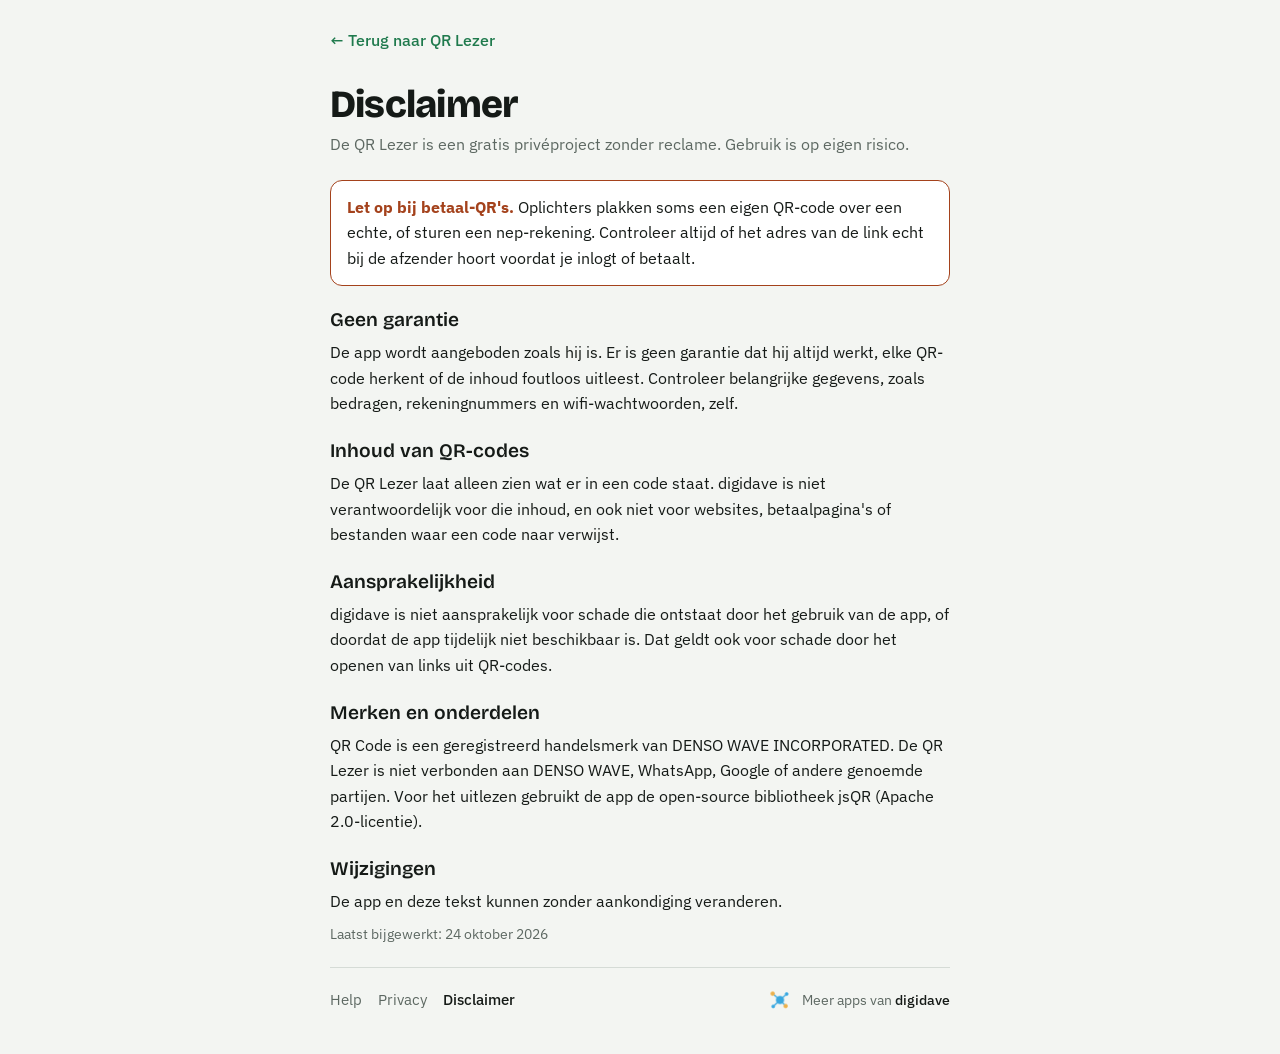
<file: disclaimer.html>
<!doctype html><html lang="nl"><head><meta charset="utf-8">
<meta name="viewport" content="width=device-width,initial-scale=1,viewport-fit=cover">
<meta name="theme-color" content="#1f7a4d">
<title>Disclaimer · QR Lezer</title>
<link rel="icon" href="icon-192.png">
<link rel="stylesheet" href="https://fonts.googleapis.com/css2?family=Bricolage+Grotesque:opsz,wght@12..96,600;12..96,800&family=IBM+Plex+Sans:wght@400;500&display=swap">
<link rel="stylesheet" href="info.css">
</head><body>
<main class="wrap">
  <a class="back" href="./">← Terug naar QR Lezer</a>
  <header>
    <h1>Disclaimer</h1>
    <p class="lead">De QR Lezer is een gratis privéproject zonder reclame. Gebruik is op eigen risico.</p>
  </header>

  <p class="box warn"><strong>Let op bij betaal-QR's.</strong> Oplichters plakken soms een eigen QR-code over een echte, of sturen een nep-rekening. Controleer altijd of het adres van de link echt bij de afzender hoort voordat je inlogt of betaalt.</p>

  <section>
    <h2>Geen garantie</h2>
    <p>De app wordt aangeboden zoals hij is. Er is geen garantie dat hij altijd werkt, elke QR-code herkent of de inhoud foutloos uitleest. Controleer belangrijke gegevens, zoals bedragen, rekeningnummers en wifi-wachtwoorden, zelf.</p>
  </section>

  <section>
    <h2>Inhoud van QR-codes</h2>
    <p>De QR Lezer laat alleen zien wat er in een code staat. digidave is niet verantwoordelijk voor die inhoud, en ook niet voor websites, betaalpagina's of bestanden waar een code naar verwijst.</p>
  </section>

  <section>
    <h2>Aansprakelijkheid</h2>
    <p>digidave is niet aansprakelijk voor schade die ontstaat door het gebruik van de app, of doordat de app tijdelijk niet beschikbaar is. Dat geldt ook voor schade door het openen van links uit QR-codes.</p>
  </section>

  <section>
    <h2>Merken en onderdelen</h2>
    <p>QR Code is een geregistreerd handelsmerk van DENSO WAVE INCORPORATED. De QR Lezer is niet verbonden aan DENSO WAVE, WhatsApp, Google of andere genoemde partijen. Voor het uitlezen gebruikt de app de open-source bibliotheek jsQR (Apache 2.0-licentie).</p>
  </section>

  <section>
    <h2>Wijzigingen</h2>
    <p>De app en deze tekst kunnen zonder aankondiging veranderen.</p>
    <p class="meta">Laatst bijgewerkt: 24 oktober 2026</p>
  </section>

  <footer>
    <nav class="links" aria-label="Informatie">
      <a href="help.html">Help</a>
      <a href="privacy.html">Privacy</a>
      <a href="disclaimer.html" aria-current="page">Disclaimer</a>
    </nav>
    <a class="dd" href="https://bruindav.github.io/DigidaveStore/"><img src="icons/logo-mark.png" alt="" width="28" height="28"><span>Meer apps van <b>digidave</b></span></a>
  </footer>
</main>
</body></html>
</file>
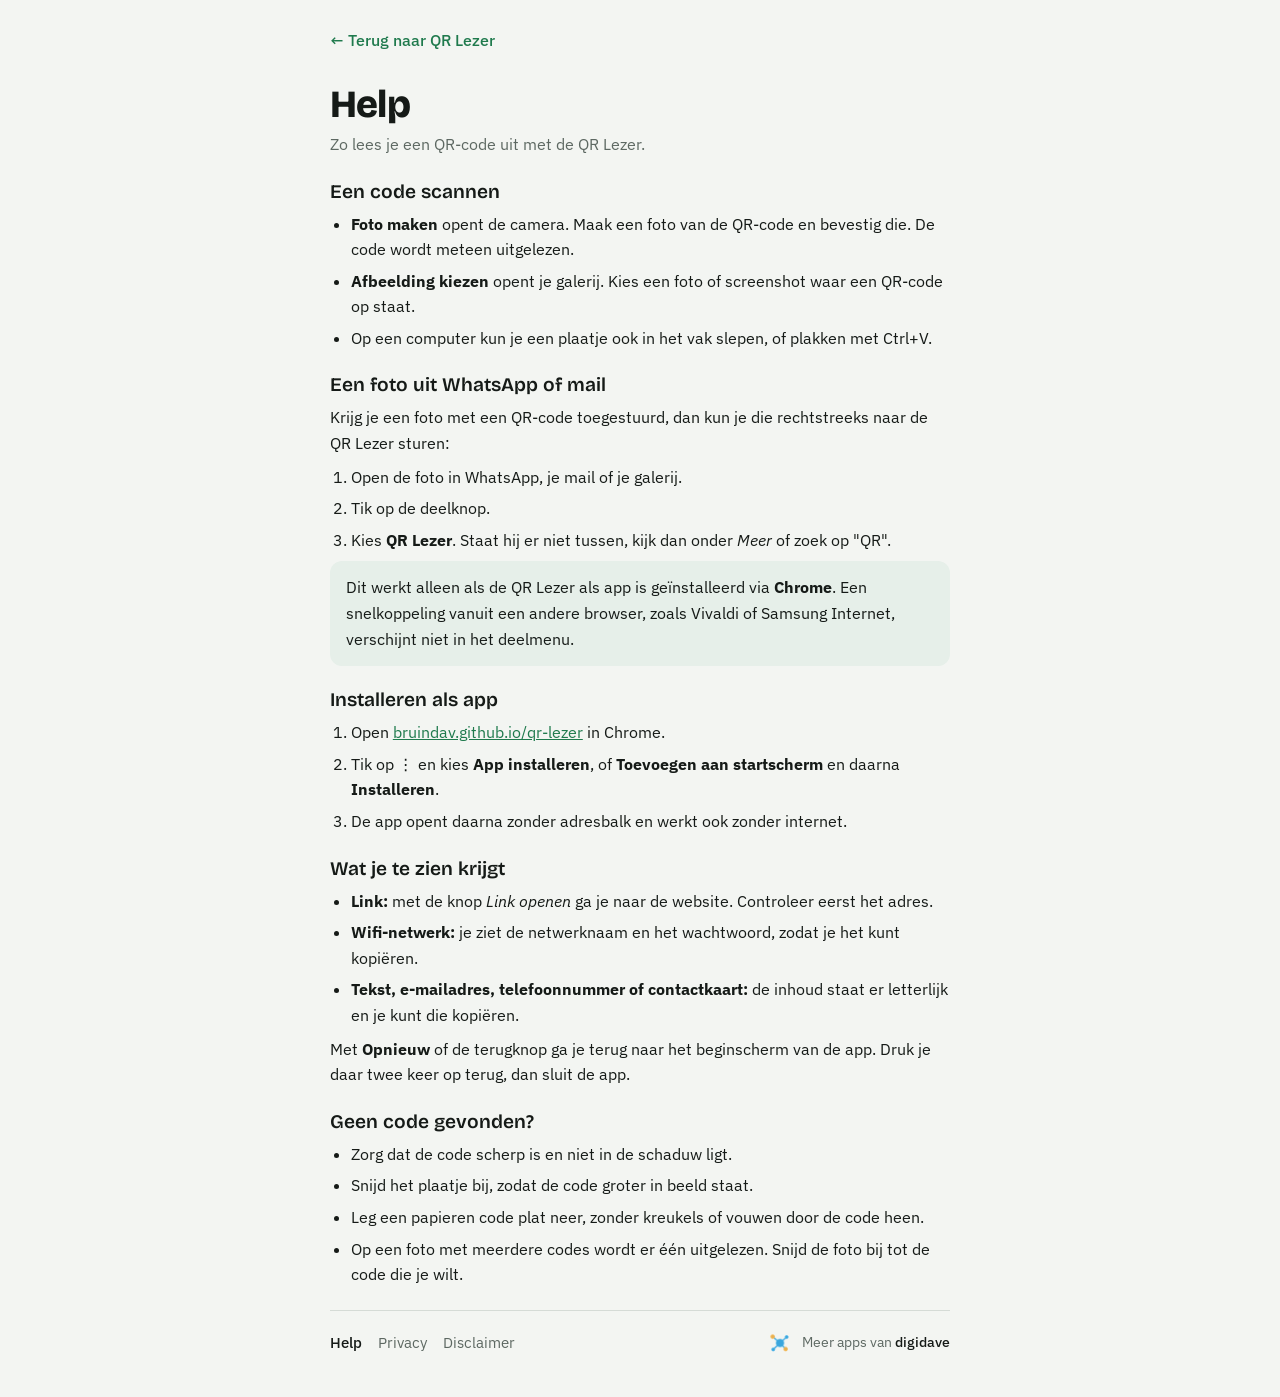
<file: help.html>
<!doctype html><html lang="nl"><head><meta charset="utf-8">
<meta name="viewport" content="width=device-width,initial-scale=1,viewport-fit=cover">
<meta name="theme-color" content="#1f7a4d">
<title>Help · QR Lezer</title>
<link rel="icon" href="icon-192.png">
<link rel="stylesheet" href="https://fonts.googleapis.com/css2?family=Bricolage+Grotesque:opsz,wght@12..96,600;12..96,800&family=IBM+Plex+Sans:wght@400;500&display=swap">
<link rel="stylesheet" href="info.css">
</head><body>
<main class="wrap">
  <a class="back" href="./">← Terug naar QR Lezer</a>
  <header>
    <h1>Help</h1>
    <p class="lead">Zo lees je een QR-code uit met de QR Lezer.</p>
  </header>

  <section>
    <h2>Een code scannen</h2>
    <ul>
      <li><strong>Foto maken</strong> opent de camera. Maak een foto van de QR-code en bevestig die. De code wordt meteen uitgelezen.</li>
      <li><strong>Afbeelding kiezen</strong> opent je galerij. Kies een foto of screenshot waar een QR-code op staat.</li>
      <li>Op een computer kun je een plaatje ook in het vak slepen, of plakken met Ctrl+V.</li>
    </ul>
  </section>

  <section>
    <h2>Een foto uit WhatsApp of mail</h2>
    <p>Krijg je een foto met een QR-code toegestuurd, dan kun je die rechtstreeks naar de QR Lezer sturen:</p>
    <ol>
      <li>Open de foto in WhatsApp, je mail of je galerij.</li>
      <li>Tik op de deelknop.</li>
      <li>Kies <strong>QR Lezer</strong>. Staat hij er niet tussen, kijk dan onder <em>Meer</em> of zoek op "QR".</li>
    </ol>
    <p class="box">Dit werkt alleen als de QR Lezer als app is geïnstalleerd via <strong>Chrome</strong>. Een snelkoppeling vanuit een andere browser, zoals Vivaldi of Samsung Internet, verschijnt niet in het deelmenu.</p>
  </section>

  <section>
    <h2>Installeren als app</h2>
    <ol>
      <li>Open <a href="https://bruindav.github.io/qr-lezer/">bruindav.github.io/qr-lezer</a> in Chrome.</li>
      <li>Tik op ⋮ en kies <strong>App installeren</strong>, of <strong>Toevoegen aan startscherm</strong> en daarna <strong>Installeren</strong>.</li>
      <li>De app opent daarna zonder adresbalk en werkt ook zonder internet.</li>
    </ol>
  </section>

  <section>
    <h2>Wat je te zien krijgt</h2>
    <ul>
      <li><strong>Link:</strong> met de knop <em>Link openen</em> ga je naar de website. Controleer eerst het adres.</li>
      <li><strong>Wifi-netwerk:</strong> je ziet de netwerknaam en het wachtwoord, zodat je het kunt kopiëren.</li>
      <li><strong>Tekst, e-mailadres, telefoonnummer of contactkaart:</strong> de inhoud staat er letterlijk en je kunt die kopiëren.</li>
    </ul>
    <p>Met <strong>Opnieuw</strong> of de terugknop ga je terug naar het beginscherm van de app. Druk je daar twee keer op terug, dan sluit de app.</p>
  </section>

  <section>
    <h2>Geen code gevonden?</h2>
    <ul>
      <li>Zorg dat de code scherp is en niet in de schaduw ligt.</li>
      <li>Snijd het plaatje bij, zodat de code groter in beeld staat.</li>
      <li>Leg een papieren code plat neer, zonder kreukels of vouwen door de code heen.</li>
      <li>Op een foto met meerdere codes wordt er één uitgelezen. Snijd de foto bij tot de code die je wilt.</li>
    </ul>
  </section>

  <footer>
    <nav class="links" aria-label="Informatie">
      <a href="help.html" aria-current="page">Help</a>
      <a href="privacy.html">Privacy</a>
      <a href="disclaimer.html">Disclaimer</a>
    </nav>
    <a class="dd" href="https://bruindav.github.io/DigidaveStore/"><img src="icons/logo-mark.png" alt="" width="28" height="28"><span>Meer apps van <b>digidave</b></span></a>
  </footer>
</main>
</body></html>
</file>
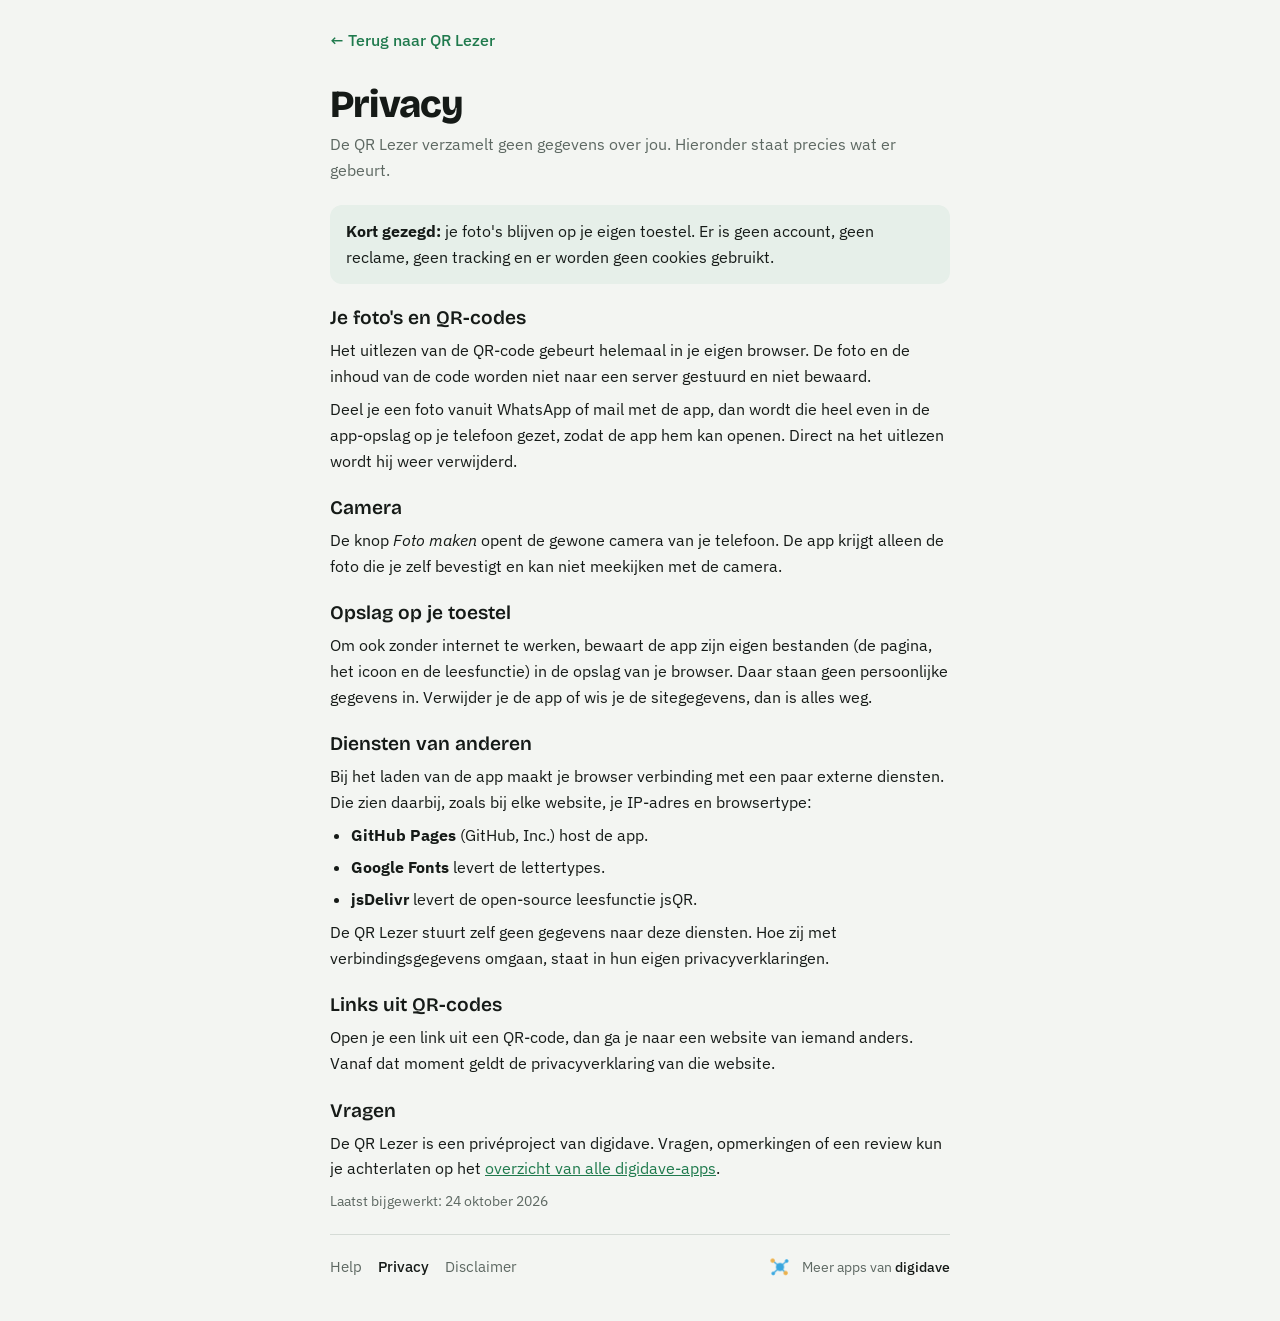
<file: privacy.html>
<!doctype html><html lang="nl"><head><meta charset="utf-8">
<meta name="viewport" content="width=device-width,initial-scale=1,viewport-fit=cover">
<meta name="theme-color" content="#1f7a4d">
<title>Privacy · QR Lezer</title>
<link rel="icon" href="icon-192.png">
<link rel="stylesheet" href="https://fonts.googleapis.com/css2?family=Bricolage+Grotesque:opsz,wght@12..96,600;12..96,800&family=IBM+Plex+Sans:wght@400;500&display=swap">
<link rel="stylesheet" href="info.css">
</head><body>
<main class="wrap">
  <a class="back" href="./">← Terug naar QR Lezer</a>
  <header>
    <h1>Privacy</h1>
    <p class="lead">De QR Lezer verzamelt geen gegevens over jou. Hieronder staat precies wat er gebeurt.</p>
  </header>

  <p class="box"><strong>Kort gezegd:</strong> je foto's blijven op je eigen toestel. Er is geen account, geen reclame, geen tracking en er worden geen cookies gebruikt.</p>

  <section>
    <h2>Je foto's en QR-codes</h2>
    <p>Het uitlezen van de QR-code gebeurt helemaal in je eigen browser. De foto en de inhoud van de code worden niet naar een server gestuurd en niet bewaard.</p>
    <p>Deel je een foto vanuit WhatsApp of mail met de app, dan wordt die heel even in de app-opslag op je telefoon gezet, zodat de app hem kan openen. Direct na het uitlezen wordt hij weer verwijderd.</p>
  </section>

  <section>
    <h2>Camera</h2>
    <p>De knop <em>Foto maken</em> opent de gewone camera van je telefoon. De app krijgt alleen de foto die je zelf bevestigt en kan niet meekijken met de camera.</p>
  </section>

  <section>
    <h2>Opslag op je toestel</h2>
    <p>Om ook zonder internet te werken, bewaart de app zijn eigen bestanden (de pagina, het icoon en de leesfunctie) in de opslag van je browser. Daar staan geen persoonlijke gegevens in. Verwijder je de app of wis je de sitegegevens, dan is alles weg.</p>
  </section>

  <section>
    <h2>Diensten van anderen</h2>
    <p>Bij het laden van de app maakt je browser verbinding met een paar externe diensten. Die zien daarbij, zoals bij elke website, je IP-adres en browsertype:</p>
    <ul>
      <li><strong>GitHub Pages</strong> (GitHub, Inc.) host de app.</li>
      <li><strong>Google Fonts</strong> levert de lettertypes.</li>
      <li><strong>jsDelivr</strong> levert de open-source leesfunctie jsQR.</li>
    </ul>
    <p>De QR Lezer stuurt zelf geen gegevens naar deze diensten. Hoe zij met verbindingsgegevens omgaan, staat in hun eigen privacyverklaringen.</p>
  </section>

  <section>
    <h2>Links uit QR-codes</h2>
    <p>Open je een link uit een QR-code, dan ga je naar een website van iemand anders. Vanaf dat moment geldt de privacyverklaring van die website.</p>
  </section>

  <section>
    <h2>Vragen</h2>
    <p>De QR Lezer is een privéproject van digidave. Vragen, opmerkingen of een review kun je achterlaten op het <a href="https://bruindav.github.io/DigidaveStore/">overzicht van alle digidave-apps</a>.</p>
    <p class="meta">Laatst bijgewerkt: 24 oktober 2026</p>
  </section>

  <footer>
    <nav class="links" aria-label="Informatie">
      <a href="help.html">Help</a>
      <a href="privacy.html" aria-current="page">Privacy</a>
      <a href="disclaimer.html">Disclaimer</a>
    </nav>
    <a class="dd" href="https://bruindav.github.io/DigidaveStore/"><img src="icons/logo-mark.png" alt="" width="28" height="28"><span>Meer apps van <b>digidave</b></span></a>
  </footer>
</main>
</body></html>
</file>
<file: info.css>
/* Gedeelde opmaak voor Help, Privacy en Disclaimer: zelfde tokens als de app, rustige leeskolom */
:root{
  --bg:#f3f5f2; --surface:#ffffff; --fg:#151a17; --muted:#5d6862; --line:#d5dbd6;
  --accent:#1f7a4d; --accent-fg:#ffffff; --warn:#a4421c; --tint:#e6efe9;
  --display:"Bricolage Grotesque",system-ui,sans-serif;
  --body:"IBM Plex Sans",system-ui,sans-serif;
}
@media (prefers-color-scheme: dark){:root:not([data-theme="light"]){
  --bg:#111513; --surface:#1a201d; --fg:#e8ede9; --muted:#9aa69f; --line:#2e3833;
  --accent:#4cc28a; --accent-fg:#0d1a13; --warn:#f08a62; --tint:#1c2a23; color-scheme:dark}}
:root[data-theme="dark"]{
  --bg:#111513; --surface:#1a201d; --fg:#e8ede9; --muted:#9aa69f; --line:#2e3833;
  --accent:#4cc28a; --accent-fg:#0d1a13; --warn:#f08a62; --tint:#1c2a23; color-scheme:dark}
*{box-sizing:border-box}
html{padding-top:env(safe-area-inset-top,0px);padding-bottom:env(safe-area-inset-bottom,0px)}
body{margin:0;background:var(--bg);color:var(--fg);font:16px/1.6 var(--body);
  padding-left:max(16px,env(safe-area-inset-left,0px));padding-right:max(16px,env(safe-area-inset-right,0px));padding-block:20px 40px}
.wrap{max-width:620px;margin:0 auto;display:flex;flex-direction:column;gap:22px}
.back{align-self:flex-start;display:inline-flex;align-items:center;gap:6px;color:var(--accent);font-weight:500;text-decoration:none;padding:8px 0}
.back:focus-visible,a:focus-visible{outline:3px solid var(--accent);outline-offset:2px;border-radius:4px}
h1{font:800 clamp(1.9rem,6.5vw,2.4rem)/1.05 var(--display);margin:0;letter-spacing:-.02em;text-wrap:balance}
.lead{color:var(--muted);margin:8px 0 0}
section{display:flex;flex-direction:column;gap:8px}
h2{font:600 1.2rem/1.25 var(--display);margin:0;text-wrap:balance}
p,ul,ol{margin:0}
ul,ol{padding-left:1.3em;display:flex;flex-direction:column;gap:6px}
a{color:var(--accent)}
.box{background:var(--tint);border-radius:12px;padding:14px 16px}
.box.warn{background:var(--surface);border:1.5px solid var(--warn)}
.box.warn strong{color:var(--warn)}
.meta{color:var(--muted);font-size:.88rem}
footer{border-top:1px solid var(--line);padding-top:18px;display:flex;flex-wrap:wrap;align-items:center;justify-content:space-between;gap:12px}
.links{display:flex;flex-wrap:wrap;gap:6px 16px;font-size:.92rem}
.links a{color:var(--muted);text-decoration:none}
.links a[aria-current="page"]{color:var(--fg);font-weight:500}
.dd{display:inline-flex;align-items:center;gap:8px;text-decoration:none;color:var(--muted);font-size:.88rem}
.dd img{width:28px;height:28px}
.dd b{font-weight:500;color:var(--fg)}
</file>
